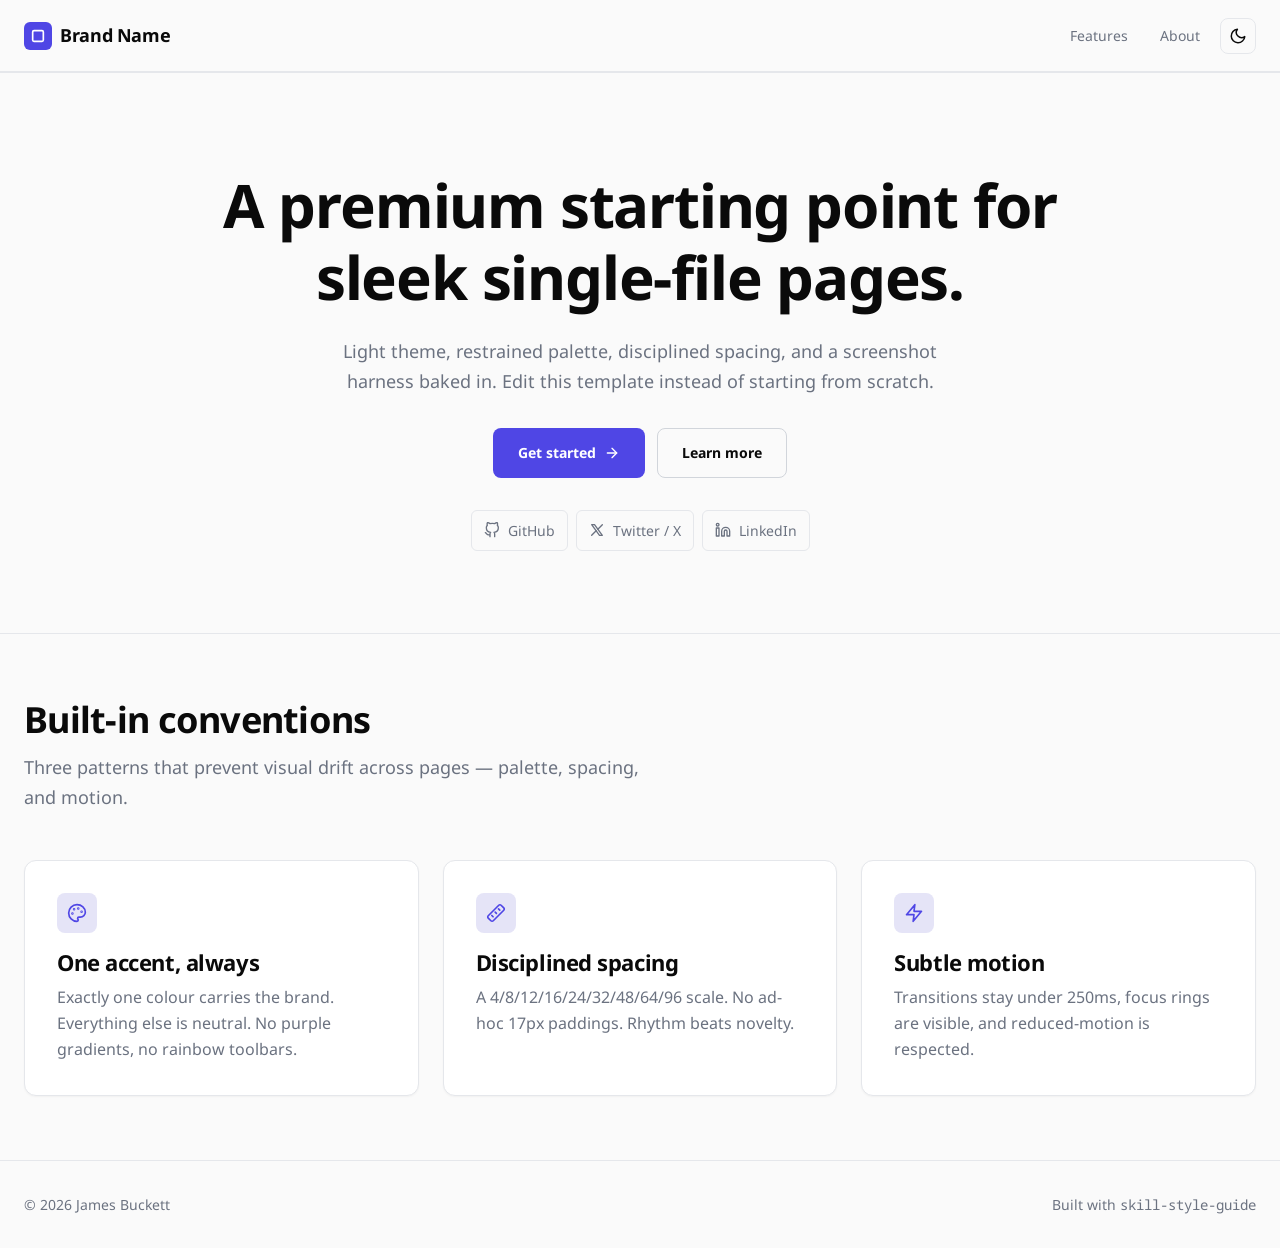
<file: assets/index.html>
<!DOCTYPE html>
<html lang="en" data-theme="light">
<head>
  <meta charset="utf-8">
  <meta name="viewport" content="width=device-width, initial-scale=1">
  <title>Page Title — Replace Me</title>
  <meta name="description" content="One-line description of this page. Replace before shipping.">

  <link rel="preconnect" href="https://fonts.googleapis.com">
  <link rel="preconnect" href="https://fonts.gstatic.com" crossorigin>
  <link href="https://fonts.googleapis.com/css2?family=Noto+Sans:wght@400;700&family=Noto+Sans+Mono&display=swap" rel="stylesheet">

  <style>
    /* ------------------------------------------------------------------
       Design tokens — palette, spacing, type. Edit values here, not in
       component CSS. Swap --accent to one of the curated alternatives;
       do not introduce a second accent.
       ------------------------------------------------------------------ */
    :root {
      /* Light palette (default) */
      --bg: #FAFAFA;
      --surface: #FFFFFF;
      --text: #0A0A0A;
      --text-muted: #6B7280;
      --border: #E5E7EB;
      --border-strong: #D1D5DB;

      /* Pick exactly ONE accent. Alternatives commented for reference. */
      /* --accent: #2563EB; */  /* restrained blue */
      --accent: #4F46E5;        /* indigo (default) */
      /* --accent: #059669; */  /* emerald */
      /* --accent: #EA580C; */  /* warm orange */
      --accent-hover: color-mix(in srgb, var(--accent) 88%, black);
      --accent-soft: color-mix(in srgb, var(--accent) 12%, var(--bg));

      /* Categorical (data-viz) palette. ROYGBIV for charts, multi-series
         diagrams, or taxonomy badges only. Do NOT use for CTAs, headings,
         links, or chrome — the one-accent rule above still applies. cat-5
         intentionally matches --accent so charts harmonise with the brand. */
      --cat-1: #DC2626;  /* red */
      --cat-2: #EA580C;  /* orange */
      --cat-3: #CA8A04;  /* yellow */
      --cat-4: #16A34A;  /* green */
      --cat-5: #2563EB;  /* blue */
      --cat-6: #4F46E5;  /* indigo */
      --cat-7: #7C3AED;  /* violet */

      /* Spacing scale: 4 / 8 / 12 / 16 / 24 / 32 / 48 / 64 / 96 */
      --space-1: 4px;
      --space-2: 8px;
      --space-3: 12px;
      --space-4: 16px;
      --space-5: 24px;
      --space-6: 32px;
      --space-7: 48px;
      --space-8: 64px;
      --space-9: 96px;

      /* Type */
      --font-sans: "Noto Sans", -apple-system, BlinkMacSystemFont, "Inter", "Geist", "Segoe UI", Roboto, sans-serif;
      --font-mono: "Noto Sans Mono", ui-monospace, SFMono-Regular, Menlo, Consolas, monospace;
      --fs-body: 18px;
      --fs-mono: 14px;
      --fs-small: 14px;
      --fs-h1: clamp(2.25rem, 1.5rem + 3vw, 3.75rem);
      --fs-h2: clamp(1.5rem, 1.1rem + 1.5vw, 2.25rem);
      --fs-h3: clamp(1.125rem, 1rem + 0.5vw, 1.375rem);
      --leading-body: 1.65;
      --leading-tight: 1.2;
      --tracking-tight: -0.02em;

      /* Layout */
      --radius: 8px;
      --radius-lg: 12px;
      --shadow-sm: 0 1px 2px rgba(10, 10, 10, 0.04);
      --shadow: 0 1px 3px rgba(10, 10, 10, 0.06), 0 1px 2px rgba(10, 10, 10, 0.04);
      --max-width: 1280px;
      --transition: 180ms ease;
    }

    [data-theme="dark"] {
      --bg: #0B0B0C;
      --surface: #161618;
      --text: #F5F5F5;
      --text-muted: #9CA3AF;
      --border: #27272A;
      --border-strong: #3F3F46;
      --accent-soft: color-mix(in srgb, var(--accent) 18%, var(--bg));
      /* Categorical palette — lifted for near-black backgrounds. */
      --cat-1: #F87171;
      --cat-2: #FB923C;
      --cat-3: #FACC15;
      --cat-4: #4ADE80;
      --cat-5: #60A5FA;
      --cat-6: #818CF8;
      --cat-7: #A78BFA;
      --shadow-sm: 0 1px 2px rgba(0, 0, 0, 0.35);
      --shadow: 0 1px 3px rgba(0, 0, 0, 0.5), 0 1px 2px rgba(0, 0, 0, 0.3);
    }

    /* ------------------------------------------------------------------
       Reset and base
       ------------------------------------------------------------------ */
    *, *::before, *::after { box-sizing: border-box; }
    html { -webkit-text-size-adjust: 100%; }
    body {
      margin: 0;
      background: var(--bg);
      color: var(--text);
      font-family: var(--font-sans);
      font-size: var(--fs-body);
      line-height: var(--leading-body);
      -webkit-font-smoothing: antialiased;
      transition: background-color var(--transition), color var(--transition);
    }
    h1, h2, h3, h4 {
      font-weight: 700;
      letter-spacing: var(--tracking-tight);
      line-height: var(--leading-tight);
      margin: 0;
    }
    h1 { font-size: var(--fs-h1); }
    h2 { font-size: var(--fs-h2); }
    h3 { font-size: var(--fs-h3); }
    p { margin: 0; }
    code, pre, kbd { font-family: var(--font-mono); font-size: var(--fs-mono); }
    a {
      color: var(--accent);
      text-decoration: none;
      transition: color var(--transition);
    }
    a:hover { color: var(--accent-hover); }
    :focus-visible {
      outline: 2px solid var(--accent);
      outline-offset: 2px;
      border-radius: 4px;
    }

    /* ------------------------------------------------------------------
       Layout primitives
       ------------------------------------------------------------------ */
    .container {
      width: 100%;
      max-width: var(--max-width);
      margin-inline: auto;
      padding-inline: var(--space-5);
    }
    .stack > * + * { margin-top: var(--space-5); }
    .stack-lg > * + * { margin-top: var(--space-7); }

    /* ------------------------------------------------------------------
       Header / nav
       ------------------------------------------------------------------ */
    .site-header {
      position: sticky;
      top: 0;
      z-index: 10;
      background: color-mix(in srgb, var(--bg) 90%, transparent);
      backdrop-filter: saturate(180%) blur(8px);
      border-bottom: 1px solid var(--border);
    }
    .site-header .container {
      display: flex;
      align-items: center;
      justify-content: space-between;
      gap: var(--space-4);
      padding-block: var(--space-4);
    }
    .brand {
      display: inline-flex;
      align-items: center;
      gap: var(--space-2);
      font-weight: 700;
      letter-spacing: var(--tracking-tight);
      color: var(--text);
    }
    .brand-mark {
      display: inline-grid;
      place-items: center;
      width: 28px;
      height: 28px;
      border-radius: 6px;
      background: var(--accent);
      color: #fff;
    }
    .nav {
      display: flex;
      align-items: center;
      gap: var(--space-2);
    }
    .nav a {
      color: var(--text-muted);
      font-size: var(--fs-small);
      padding: var(--space-2) var(--space-3);
      border-radius: 6px;
      transition: color var(--transition), background-color var(--transition);
    }
    .nav a:hover { color: var(--text); background: var(--surface); }
    .icon-button {
      display: inline-grid;
      place-items: center;
      width: 36px;
      height: 36px;
      background: transparent;
      border: 1px solid var(--border);
      border-radius: 8px;
      color: var(--text);
      cursor: pointer;
      transition: background-color var(--transition), border-color var(--transition);
    }
    .icon-button:hover { background: var(--surface); border-color: var(--border-strong); }
    .icon-button svg { width: 18px; height: 18px; }
    [data-theme="light"] #icon-moon { display: block; }
    [data-theme="light"] #icon-sun { display: none; }
    [data-theme="dark"]  #icon-moon { display: none; }
    [data-theme="dark"]  #icon-sun  { display: block; }

    /* ------------------------------------------------------------------
       Hero
       ------------------------------------------------------------------ */
    .hero {
      padding-block: var(--space-9) var(--space-8);
      text-align: center;
    }
    .hero h1 {
      max-width: 28ch;
      margin-inline: auto;
    }
    .hero .lede {
      max-width: 64ch;
      margin-inline: auto;
      color: var(--text-muted);
      font-size: 1.125rem;
      margin-top: var(--space-5);
    }
    .hero-actions {
      display: flex;
      flex-wrap: wrap;
      justify-content: center;
      gap: var(--space-3);
      margin-top: var(--space-6);
    }
    .button {
      display: inline-flex;
      align-items: center;
      gap: var(--space-2);
      padding: var(--space-3) var(--space-5);
      font-size: var(--fs-small);
      font-weight: 700;
      border-radius: 8px;
      border: 1px solid transparent;
      cursor: pointer;
      transition: background-color var(--transition), border-color var(--transition), color var(--transition), transform var(--transition);
    }
    .button-primary {
      background: var(--accent);
      color: #fff;
    }
    .button-primary:hover { background: var(--accent-hover); color: #fff; }
    .button-secondary {
      background: transparent;
      color: var(--text);
      border-color: var(--border-strong);
    }
    .button-secondary:hover { background: var(--surface); }
    .button svg { width: 16px; height: 16px; }

    /* Personal branding row */
    .branding {
      display: flex;
      flex-wrap: wrap;
      justify-content: center;
      gap: var(--space-2);
      margin-top: var(--space-6);
      list-style: none;
      padding: 0;
    }
    .branding a {
      display: inline-flex;
      align-items: center;
      gap: var(--space-2);
      padding: var(--space-2) var(--space-3);
      border: 1px solid var(--border);
      border-radius: 6px;
      color: var(--text-muted);
      font-size: var(--fs-small);
      transition: color var(--transition), border-color var(--transition);
    }
    .branding a:hover { color: var(--text); border-color: var(--border-strong); }
    .branding svg { width: 16px; height: 16px; }

    /* ------------------------------------------------------------------
       Section + cards
       ------------------------------------------------------------------ */
    section { padding-block: var(--space-8); border-top: 1px solid var(--border); }
    .section-head { max-width: 64ch; margin-bottom: var(--space-7); }
    .section-head h2 { margin-bottom: var(--space-3); }
    .section-head p { color: var(--text-muted); }

    .grid {
      display: grid;
      gap: var(--space-5);
      grid-template-columns: 1fr;
    }
    @media (min-width: 640px) {
      .grid-2 { grid-template-columns: repeat(2, 1fr); }
    }
    @media (min-width: 960px) {
      .grid-3 { grid-template-columns: repeat(3, 1fr); }
    }

    .card {
      background: var(--surface);
      border: 1px solid var(--border);
      border-radius: var(--radius-lg);
      padding: var(--space-6);
      box-shadow: var(--shadow-sm);
      transition: border-color var(--transition), box-shadow var(--transition);
    }
    .card:hover { border-color: var(--border-strong); box-shadow: var(--shadow); }
    .card-icon {
      display: inline-grid;
      place-items: center;
      width: 40px;
      height: 40px;
      border-radius: 8px;
      background: var(--accent-soft);
      color: var(--accent);
      margin-bottom: var(--space-4);
    }
    .card-icon svg { width: 20px; height: 20px; }
    .card h3 { margin-bottom: var(--space-2); }
    .card p { color: var(--text-muted); font-size: 1rem; }

    /* ------------------------------------------------------------------
       Footer
       ------------------------------------------------------------------ */
    .site-footer {
      border-top: 1px solid var(--border);
      padding-block: var(--space-6);
      color: var(--text-muted);
      font-size: var(--fs-small);
    }
    .site-footer .container {
      display: flex;
      align-items: center;
      justify-content: space-between;
      flex-wrap: wrap;
      gap: var(--space-3);
    }

    @media (prefers-reduced-motion: reduce) {
      *, *::before, *::after {
        transition: none !important;
        animation: none !important;
      }
    }
  </style>
</head>
<body>
  <header class="site-header">
    <div class="container">
      <a class="brand" href="#">
        <span class="brand-mark" aria-hidden="true">
          <!-- Lucide: square -->
          <svg xmlns="http://www.w3.org/2000/svg" width="16" height="16" viewBox="0 0 24 24" fill="none" stroke="currentColor" stroke-width="2.5" stroke-linecap="round" stroke-linejoin="round"><rect x="4" y="4" width="16" height="16" rx="2"/></svg>
        </span>
        <span>Brand Name</span>
      </a>
      <nav class="nav" aria-label="Primary">
        <a href="#features">Features</a>
        <a href="#about">About</a>
        <button id="theme-toggle" class="icon-button" type="button" aria-label="Toggle theme">
          <!-- Lucide: moon -->
          <svg id="icon-moon" xmlns="http://www.w3.org/2000/svg" viewBox="0 0 24 24" fill="none" stroke="currentColor" stroke-width="2" stroke-linecap="round" stroke-linejoin="round" aria-hidden="true"><path d="M21 12.79A9 9 0 1 1 11.21 3 7 7 0 0 0 21 12.79z"/></svg>
          <!-- Lucide: sun -->
          <svg id="icon-sun"  xmlns="http://www.w3.org/2000/svg" viewBox="0 0 24 24" fill="none" stroke="currentColor" stroke-width="2" stroke-linecap="round" stroke-linejoin="round" aria-hidden="true"><circle cx="12" cy="12" r="4"/><path d="M12 2v2M12 20v2M4.93 4.93l1.41 1.41M17.66 17.66l1.41 1.41M2 12h2M20 12h2M4.93 19.07l1.41-1.41M17.66 6.34l1.41-1.41"/></svg>
        </button>
      </nav>
    </div>
  </header>

  <main>
    <section class="hero" aria-labelledby="hero-title">
      <div class="container">
        <h1 id="hero-title">A premium starting point for sleek single-file pages.</h1>
        <p class="lede">Light theme, restrained palette, disciplined spacing, and a screenshot harness baked in. Edit this template instead of starting from scratch.</p>
        <div class="hero-actions">
          <a class="button button-primary" href="#features">
            Get started
            <!-- Lucide: arrow-right -->
            <svg xmlns="http://www.w3.org/2000/svg" viewBox="0 0 24 24" fill="none" stroke="currentColor" stroke-width="2" stroke-linecap="round" stroke-linejoin="round" aria-hidden="true"><line x1="5" y1="12" x2="19" y2="12"/><polyline points="12 5 19 12 12 19"/></svg>
          </a>
          <a class="button button-secondary" href="#about">Learn more</a>
        </div>
        <ul class="branding" aria-label="Personal links">
          <li><a href="https://github.com/jamesbuckett" rel="noopener noreferrer" target="_blank">
            <!-- Lucide: github -->
            <svg xmlns="http://www.w3.org/2000/svg" viewBox="0 0 24 24" fill="none" stroke="currentColor" stroke-width="2" stroke-linecap="round" stroke-linejoin="round" aria-hidden="true"><path d="M9 19c-5 1.5-5-2.5-7-3m14 6v-3.87a3.37 3.37 0 0 0-.94-2.61c3.14-.35 6.44-1.54 6.44-7A5.44 5.44 0 0 0 20 4.77 5.07 5.07 0 0 0 19.91 1S18.73.65 16 2.48a13.38 13.38 0 0 0-7 0C6.27.65 5.09 1 5.09 1A5.07 5.07 0 0 0 5 4.77a5.44 5.44 0 0 0-1.5 3.78c0 5.42 3.3 6.61 6.44 7A3.37 3.37 0 0 0 9 18.13V22"/></svg>
            GitHub
          </a></li>
          <li><a href="https://twitter.com/jamesbuckett" rel="noopener noreferrer" target="_blank">
            <!-- Lucide: twitter (x glyph) -->
            <svg xmlns="http://www.w3.org/2000/svg" viewBox="0 0 24 24" fill="none" stroke="currentColor" stroke-width="2" stroke-linecap="round" stroke-linejoin="round" aria-hidden="true"><path d="M4 4l11.733 16h4.267l-11.733 -16z"/><path d="M4 20l6.768 -6.768m2.46 -2.46l6.772 -6.772"/></svg>
            Twitter / X
          </a></li>
          <li><a href="https://www.linkedin.com/in/jamesbuckett" rel="noopener noreferrer" target="_blank">
            <!-- Lucide: linkedin -->
            <svg xmlns="http://www.w3.org/2000/svg" viewBox="0 0 24 24" fill="none" stroke="currentColor" stroke-width="2" stroke-linecap="round" stroke-linejoin="round" aria-hidden="true"><path d="M16 8a6 6 0 0 1 6 6v7h-4v-7a2 2 0 0 0-4 0v7h-4v-7a6 6 0 0 1 6-6z"/><rect x="2" y="9" width="4" height="12"/><circle cx="4" cy="4" r="2"/></svg>
            LinkedIn
          </a></li>
        </ul>
      </div>
    </section>

    <section id="features" aria-labelledby="features-title">
      <div class="container">
        <div class="section-head">
          <h2 id="features-title">Built-in conventions</h2>
          <p>Three patterns that prevent visual drift across pages — palette, spacing, and motion.</p>
        </div>
        <div class="grid grid-3">
          <article class="card">
            <span class="card-icon" aria-hidden="true">
              <!-- Lucide: palette -->
              <svg xmlns="http://www.w3.org/2000/svg" viewBox="0 0 24 24" fill="none" stroke="currentColor" stroke-width="2" stroke-linecap="round" stroke-linejoin="round"><circle cx="13.5" cy="6.5" r=".5"/><circle cx="17.5" cy="10.5" r=".5"/><circle cx="8.5" cy="7.5" r=".5"/><circle cx="6.5" cy="12.5" r=".5"/><path d="M12 2C6.5 2 2 6.5 2 12s4.5 10 10 10c.83 0 1.5-.67 1.5-1.5 0-.39-.15-.74-.39-1.01-.23-.26-.38-.61-.38-.99 0-.83.67-1.5 1.5-1.5H16c3.31 0 6-2.69 6-6 0-4.96-4.49-9-10-9z"/></svg>
            </span>
            <h3>One accent, always</h3>
            <p>Exactly one colour carries the brand. Everything else is neutral. No purple gradients, no rainbow toolbars.</p>
          </article>
          <article class="card">
            <span class="card-icon" aria-hidden="true">
              <!-- Lucide: ruler -->
              <svg xmlns="http://www.w3.org/2000/svg" viewBox="0 0 24 24" fill="none" stroke="currentColor" stroke-width="2" stroke-linecap="round" stroke-linejoin="round"><path d="M21.3 8.7L8.7 21.3a2 2 0 0 1-2.83 0L2.7 18.13a2 2 0 0 1 0-2.83L15.3 2.7a2 2 0 0 1 2.83 0l3.17 3.17a2 2 0 0 1 0 2.83z"/><path d="M7 15l1.5 1.5M11 11l1.5 1.5M15 7l1.5 1.5"/></svg>
            </span>
            <h3>Disciplined spacing</h3>
            <p>A 4/8/12/16/24/32/48/64/96 scale. No ad-hoc 17px paddings. Rhythm beats novelty.</p>
          </article>
          <article class="card">
            <span class="card-icon" aria-hidden="true">
              <!-- Lucide: zap -->
              <svg xmlns="http://www.w3.org/2000/svg" viewBox="0 0 24 24" fill="none" stroke="currentColor" stroke-width="2" stroke-linecap="round" stroke-linejoin="round"><polygon points="13 2 3 14 12 14 11 22 21 10 12 10 13 2"/></svg>
            </span>
            <h3>Subtle motion</h3>
            <p>Transitions stay under 250ms, focus rings are visible, and reduced-motion is respected.</p>
          </article>
        </div>
      </div>
    </section>
  </main>

  <footer class="site-footer">
    <div class="container">
      <span>&copy; <span id="year"></span> James Buckett</span>
      <span>Built with <code>skill-style-guide</code></span>
    </div>
  </footer>

  <script>
    (function () {
      const root = document.documentElement;
      const stored = localStorage.getItem('theme');
      const prefersDark = window.matchMedia('(prefers-color-scheme: dark)').matches;
      const initial = stored ?? (prefersDark ? 'dark' : 'light');
      root.setAttribute('data-theme', initial);

      const btn = document.getElementById('theme-toggle');
      btn?.addEventListener('click', () => {
        const next = root.getAttribute('data-theme') === 'dark' ? 'light' : 'dark';
        root.setAttribute('data-theme', next);
        localStorage.setItem('theme', next);
      });

      const yr = document.getElementById('year');
      if (yr) yr.textContent = new Date().getFullYear();
    })();
  </script>
</body>
</html>
</file>
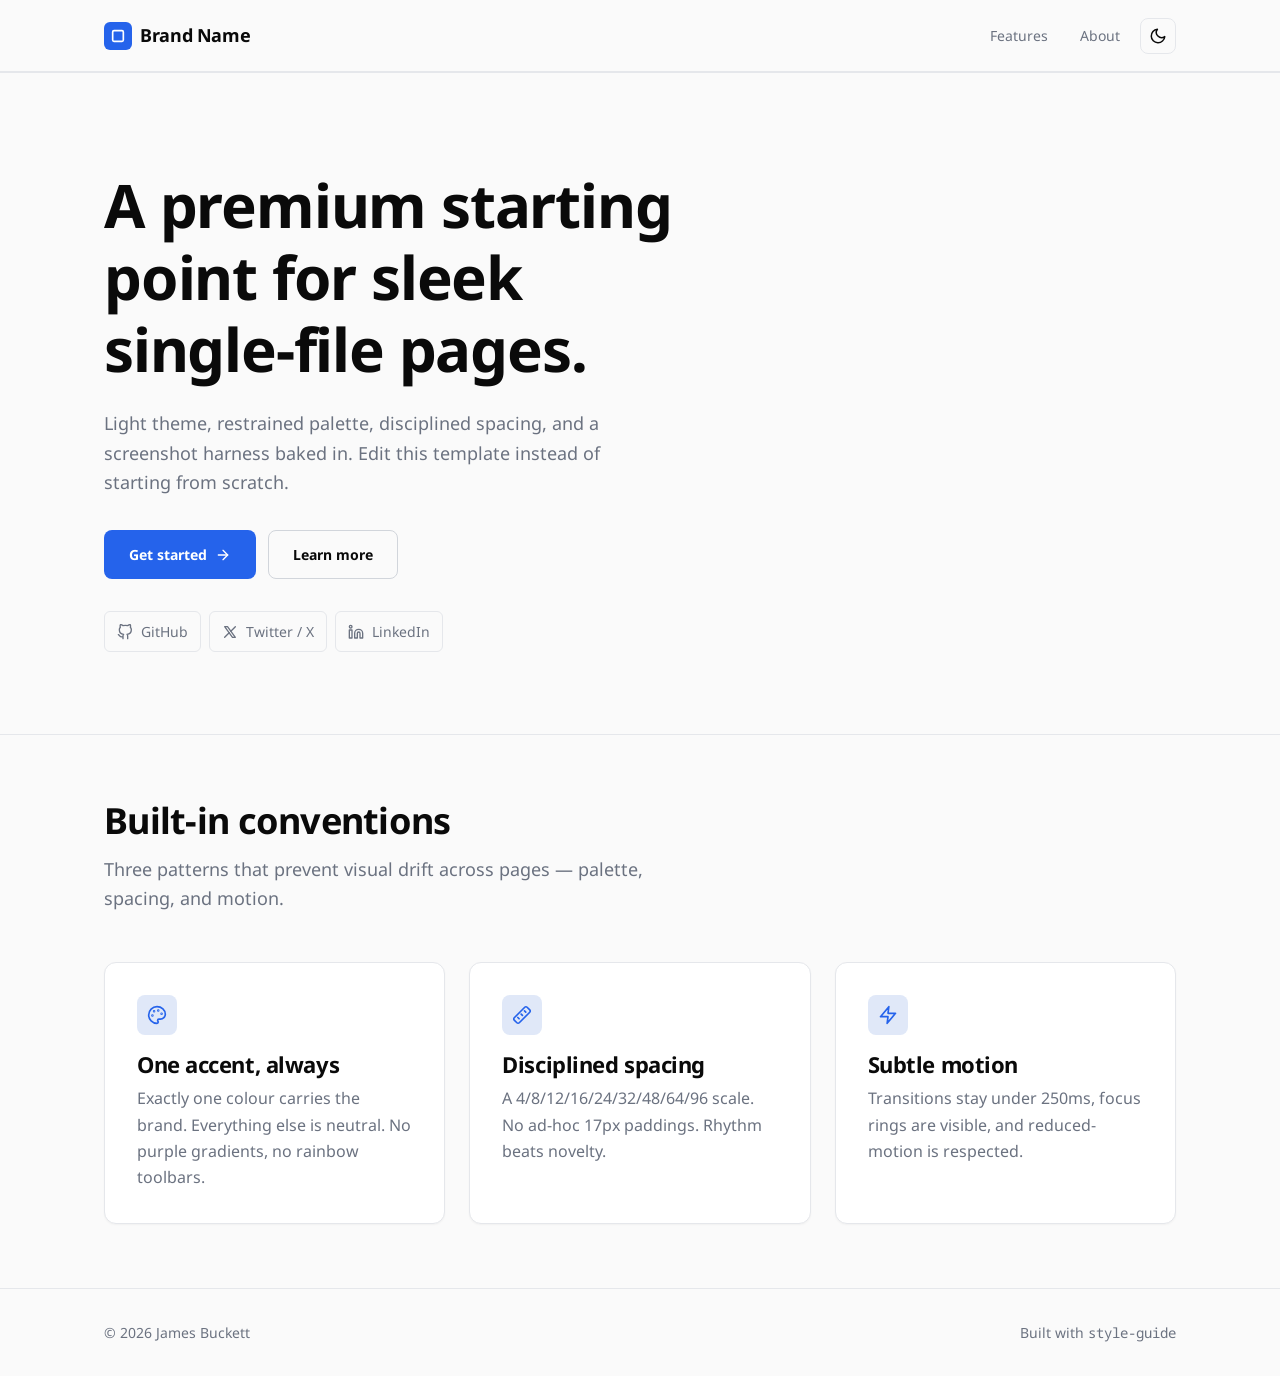
<file: .claude/skills/style-guide/assets/index.html>
<!DOCTYPE html>
<html lang="en" data-theme="light">
<head>
  <meta charset="utf-8">
  <meta name="viewport" content="width=device-width, initial-scale=1">
  <title>Page Title — Replace Me</title>
  <meta name="description" content="One-line description of this page. Replace before shipping.">

  <link rel="preconnect" href="https://fonts.googleapis.com">
  <link rel="preconnect" href="https://fonts.gstatic.com" crossorigin>
  <link href="https://fonts.googleapis.com/css2?family=Noto+Sans:wght@400;700&family=Noto+Sans+Mono&display=swap" rel="stylesheet">

  <style>
    /* ------------------------------------------------------------------
       Design tokens — palette, spacing, type. Edit values here, not in
       component CSS. Swap --accent to one of the curated alternatives;
       do not introduce a second accent.
       ------------------------------------------------------------------ */
    :root {
      /* Light palette (default) */
      --bg: #FAFAFA;
      --surface: #FFFFFF;
      --text: #0A0A0A;
      --text-muted: #6B7280;
      --border: #E5E7EB;
      --border-strong: #D1D5DB;

      /* Pick exactly ONE accent. Alternatives commented for reference. */
      --accent: #2563EB;        /* restrained blue (default) */
      /* --accent: #059669; */  /* emerald */
      /* --accent: #EA580C; */  /* warm orange */
      --accent-hover: color-mix(in srgb, var(--accent) 88%, black);
      --accent-soft: color-mix(in srgb, var(--accent) 12%, var(--bg));

      /* Spacing scale: 4 / 8 / 12 / 16 / 24 / 32 / 48 / 64 / 96 */
      --space-1: 4px;
      --space-2: 8px;
      --space-3: 12px;
      --space-4: 16px;
      --space-5: 24px;
      --space-6: 32px;
      --space-7: 48px;
      --space-8: 64px;
      --space-9: 96px;

      /* Type */
      --font-sans: "Noto Sans", -apple-system, BlinkMacSystemFont, "Inter", "Geist", "Segoe UI", Roboto, sans-serif;
      --font-mono: "Noto Sans Mono", ui-monospace, SFMono-Regular, Menlo, Consolas, monospace;
      --fs-body: 18px;
      --fs-mono: 14px;
      --fs-small: 14px;
      --fs-h1: clamp(2.25rem, 1.5rem + 3vw, 3.75rem);
      --fs-h2: clamp(1.5rem, 1.1rem + 1.5vw, 2.25rem);
      --fs-h3: clamp(1.125rem, 1rem + 0.5vw, 1.375rem);
      --leading-body: 1.65;
      --leading-tight: 1.2;
      --tracking-tight: -0.02em;

      /* Layout */
      --radius: 8px;
      --radius-lg: 12px;
      --shadow-sm: 0 1px 2px rgba(10, 10, 10, 0.04);
      --shadow: 0 1px 3px rgba(10, 10, 10, 0.06), 0 1px 2px rgba(10, 10, 10, 0.04);
      --max-width: 1120px;
      --transition: 180ms ease;
    }

    [data-theme="dark"] {
      --bg: #0B0B0C;
      --surface: #161618;
      --text: #F5F5F5;
      --text-muted: #9CA3AF;
      --border: #27272A;
      --border-strong: #3F3F46;
      --accent-soft: color-mix(in srgb, var(--accent) 18%, var(--bg));
      --shadow-sm: 0 1px 2px rgba(0, 0, 0, 0.35);
      --shadow: 0 1px 3px rgba(0, 0, 0, 0.5), 0 1px 2px rgba(0, 0, 0, 0.3);
    }

    /* ------------------------------------------------------------------
       Reset and base
       ------------------------------------------------------------------ */
    *, *::before, *::after { box-sizing: border-box; }
    html { -webkit-text-size-adjust: 100%; }
    body {
      margin: 0;
      background: var(--bg);
      color: var(--text);
      font-family: var(--font-sans);
      font-size: var(--fs-body);
      line-height: var(--leading-body);
      -webkit-font-smoothing: antialiased;
      transition: background-color var(--transition), color var(--transition);
    }
    h1, h2, h3, h4 {
      font-weight: 700;
      letter-spacing: var(--tracking-tight);
      line-height: var(--leading-tight);
      margin: 0;
    }
    h1 { font-size: var(--fs-h1); }
    h2 { font-size: var(--fs-h2); }
    h3 { font-size: var(--fs-h3); }
    p { margin: 0; }
    code, pre, kbd { font-family: var(--font-mono); font-size: var(--fs-mono); }
    a {
      color: var(--accent);
      text-decoration: none;
      transition: color var(--transition);
    }
    a:hover { color: var(--accent-hover); }
    :focus-visible {
      outline: 2px solid var(--accent);
      outline-offset: 2px;
      border-radius: 4px;
    }

    /* ------------------------------------------------------------------
       Layout primitives
       ------------------------------------------------------------------ */
    .container {
      width: 100%;
      max-width: var(--max-width);
      margin-inline: auto;
      padding-inline: var(--space-5);
    }
    .stack > * + * { margin-top: var(--space-5); }
    .stack-lg > * + * { margin-top: var(--space-7); }

    /* ------------------------------------------------------------------
       Header / nav
       ------------------------------------------------------------------ */
    .site-header {
      position: sticky;
      top: 0;
      z-index: 10;
      background: color-mix(in srgb, var(--bg) 90%, transparent);
      backdrop-filter: saturate(180%) blur(8px);
      border-bottom: 1px solid var(--border);
    }
    .site-header .container {
      display: flex;
      align-items: center;
      justify-content: space-between;
      gap: var(--space-4);
      padding-block: var(--space-4);
    }
    .brand {
      display: inline-flex;
      align-items: center;
      gap: var(--space-2);
      font-weight: 700;
      letter-spacing: var(--tracking-tight);
      color: var(--text);
    }
    .brand-mark {
      display: inline-grid;
      place-items: center;
      width: 28px;
      height: 28px;
      border-radius: 6px;
      background: var(--accent);
      color: #fff;
    }
    .nav {
      display: flex;
      align-items: center;
      gap: var(--space-2);
    }
    .nav a {
      color: var(--text-muted);
      font-size: var(--fs-small);
      padding: var(--space-2) var(--space-3);
      border-radius: 6px;
      transition: color var(--transition), background-color var(--transition);
    }
    .nav a:hover { color: var(--text); background: var(--surface); }
    .icon-button {
      display: inline-grid;
      place-items: center;
      width: 36px;
      height: 36px;
      background: transparent;
      border: 1px solid var(--border);
      border-radius: 8px;
      color: var(--text);
      cursor: pointer;
      transition: background-color var(--transition), border-color var(--transition);
    }
    .icon-button:hover { background: var(--surface); border-color: var(--border-strong); }
    .icon-button svg { width: 18px; height: 18px; }
    [data-theme="light"] #icon-moon { display: block; }
    [data-theme="light"] #icon-sun { display: none; }
    [data-theme="dark"]  #icon-moon { display: none; }
    [data-theme="dark"]  #icon-sun  { display: block; }

    /* ------------------------------------------------------------------
       Hero
       ------------------------------------------------------------------ */
    .hero {
      padding-block: var(--space-9) var(--space-8);
    }
    .hero h1 {
      max-width: 18ch;
    }
    .hero .lede {
      max-width: 56ch;
      color: var(--text-muted);
      font-size: 1.125rem;
      margin-top: var(--space-5);
    }
    .hero-actions {
      display: flex;
      flex-wrap: wrap;
      gap: var(--space-3);
      margin-top: var(--space-6);
    }
    .button {
      display: inline-flex;
      align-items: center;
      gap: var(--space-2);
      padding: var(--space-3) var(--space-5);
      font-size: var(--fs-small);
      font-weight: 700;
      border-radius: 8px;
      border: 1px solid transparent;
      cursor: pointer;
      transition: background-color var(--transition), border-color var(--transition), color var(--transition), transform var(--transition);
    }
    .button-primary {
      background: var(--accent);
      color: #fff;
    }
    .button-primary:hover { background: var(--accent-hover); color: #fff; }
    .button-secondary {
      background: transparent;
      color: var(--text);
      border-color: var(--border-strong);
    }
    .button-secondary:hover { background: var(--surface); }
    .button svg { width: 16px; height: 16px; }

    /* Personal branding row */
    .branding {
      display: flex;
      gap: var(--space-2);
      margin-top: var(--space-6);
      list-style: none;
      padding: 0;
    }
    .branding a {
      display: inline-flex;
      align-items: center;
      gap: var(--space-2);
      padding: var(--space-2) var(--space-3);
      border: 1px solid var(--border);
      border-radius: 6px;
      color: var(--text-muted);
      font-size: var(--fs-small);
      transition: color var(--transition), border-color var(--transition);
    }
    .branding a:hover { color: var(--text); border-color: var(--border-strong); }
    .branding svg { width: 16px; height: 16px; }

    /* ------------------------------------------------------------------
       Section + cards
       ------------------------------------------------------------------ */
    section { padding-block: var(--space-8); border-top: 1px solid var(--border); }
    .section-head { max-width: 56ch; margin-bottom: var(--space-7); }
    .section-head h2 { margin-bottom: var(--space-3); }
    .section-head p { color: var(--text-muted); }

    .grid {
      display: grid;
      gap: var(--space-5);
      grid-template-columns: 1fr;
    }
    @media (min-width: 640px) {
      .grid-2 { grid-template-columns: repeat(2, 1fr); }
    }
    @media (min-width: 960px) {
      .grid-3 { grid-template-columns: repeat(3, 1fr); }
    }

    .card {
      background: var(--surface);
      border: 1px solid var(--border);
      border-radius: var(--radius-lg);
      padding: var(--space-6);
      box-shadow: var(--shadow-sm);
      transition: border-color var(--transition), box-shadow var(--transition);
    }
    .card:hover { border-color: var(--border-strong); box-shadow: var(--shadow); }
    .card-icon {
      display: inline-grid;
      place-items: center;
      width: 40px;
      height: 40px;
      border-radius: 8px;
      background: var(--accent-soft);
      color: var(--accent);
      margin-bottom: var(--space-4);
    }
    .card-icon svg { width: 20px; height: 20px; }
    .card h3 { margin-bottom: var(--space-2); }
    .card p { color: var(--text-muted); font-size: 1rem; }

    /* ------------------------------------------------------------------
       Footer
       ------------------------------------------------------------------ */
    .site-footer {
      border-top: 1px solid var(--border);
      padding-block: var(--space-6);
      color: var(--text-muted);
      font-size: var(--fs-small);
    }
    .site-footer .container {
      display: flex;
      align-items: center;
      justify-content: space-between;
      flex-wrap: wrap;
      gap: var(--space-3);
    }

    @media (prefers-reduced-motion: reduce) {
      *, *::before, *::after {
        transition: none !important;
        animation: none !important;
      }
    }
  </style>
</head>
<body>
  <header class="site-header">
    <div class="container">
      <a class="brand" href="#">
        <span class="brand-mark" aria-hidden="true">
          <!-- Lucide: square -->
          <svg xmlns="http://www.w3.org/2000/svg" width="16" height="16" viewBox="0 0 24 24" fill="none" stroke="currentColor" stroke-width="2.5" stroke-linecap="round" stroke-linejoin="round"><rect x="4" y="4" width="16" height="16" rx="2"/></svg>
        </span>
        <span>Brand Name</span>
      </a>
      <nav class="nav" aria-label="Primary">
        <a href="#features">Features</a>
        <a href="#about">About</a>
        <button id="theme-toggle" class="icon-button" type="button" aria-label="Toggle theme">
          <!-- Lucide: moon -->
          <svg id="icon-moon" xmlns="http://www.w3.org/2000/svg" viewBox="0 0 24 24" fill="none" stroke="currentColor" stroke-width="2" stroke-linecap="round" stroke-linejoin="round" aria-hidden="true"><path d="M21 12.79A9 9 0 1 1 11.21 3 7 7 0 0 0 21 12.79z"/></svg>
          <!-- Lucide: sun -->
          <svg id="icon-sun"  xmlns="http://www.w3.org/2000/svg" viewBox="0 0 24 24" fill="none" stroke="currentColor" stroke-width="2" stroke-linecap="round" stroke-linejoin="round" aria-hidden="true"><circle cx="12" cy="12" r="4"/><path d="M12 2v2M12 20v2M4.93 4.93l1.41 1.41M17.66 17.66l1.41 1.41M2 12h2M20 12h2M4.93 19.07l1.41-1.41M17.66 6.34l1.41-1.41"/></svg>
        </button>
      </nav>
    </div>
  </header>

  <main>
    <section class="hero" aria-labelledby="hero-title">
      <div class="container">
        <h1 id="hero-title">A premium starting point for sleek single-file pages.</h1>
        <p class="lede">Light theme, restrained palette, disciplined spacing, and a screenshot harness baked in. Edit this template instead of starting from scratch.</p>
        <div class="hero-actions">
          <a class="button button-primary" href="#features">
            Get started
            <!-- Lucide: arrow-right -->
            <svg xmlns="http://www.w3.org/2000/svg" viewBox="0 0 24 24" fill="none" stroke="currentColor" stroke-width="2" stroke-linecap="round" stroke-linejoin="round" aria-hidden="true"><line x1="5" y1="12" x2="19" y2="12"/><polyline points="12 5 19 12 12 19"/></svg>
          </a>
          <a class="button button-secondary" href="#about">Learn more</a>
        </div>
        <ul class="branding" aria-label="Personal links">
          <li><a href="https://github.com/jamesbuckett" rel="noopener noreferrer" target="_blank">
            <!-- Lucide: github -->
            <svg xmlns="http://www.w3.org/2000/svg" viewBox="0 0 24 24" fill="none" stroke="currentColor" stroke-width="2" stroke-linecap="round" stroke-linejoin="round" aria-hidden="true"><path d="M9 19c-5 1.5-5-2.5-7-3m14 6v-3.87a3.37 3.37 0 0 0-.94-2.61c3.14-.35 6.44-1.54 6.44-7A5.44 5.44 0 0 0 20 4.77 5.07 5.07 0 0 0 19.91 1S18.73.65 16 2.48a13.38 13.38 0 0 0-7 0C6.27.65 5.09 1 5.09 1A5.07 5.07 0 0 0 5 4.77a5.44 5.44 0 0 0-1.5 3.78c0 5.42 3.3 6.61 6.44 7A3.37 3.37 0 0 0 9 18.13V22"/></svg>
            GitHub
          </a></li>
          <li><a href="https://twitter.com/jamesbuckett" rel="noopener noreferrer" target="_blank">
            <!-- Lucide: twitter (x glyph) -->
            <svg xmlns="http://www.w3.org/2000/svg" viewBox="0 0 24 24" fill="none" stroke="currentColor" stroke-width="2" stroke-linecap="round" stroke-linejoin="round" aria-hidden="true"><path d="M4 4l11.733 16h4.267l-11.733 -16z"/><path d="M4 20l6.768 -6.768m2.46 -2.46l6.772 -6.772"/></svg>
            Twitter / X
          </a></li>
          <li><a href="https://www.linkedin.com/in/jamesbuckett" rel="noopener noreferrer" target="_blank">
            <!-- Lucide: linkedin -->
            <svg xmlns="http://www.w3.org/2000/svg" viewBox="0 0 24 24" fill="none" stroke="currentColor" stroke-width="2" stroke-linecap="round" stroke-linejoin="round" aria-hidden="true"><path d="M16 8a6 6 0 0 1 6 6v7h-4v-7a2 2 0 0 0-4 0v7h-4v-7a6 6 0 0 1 6-6z"/><rect x="2" y="9" width="4" height="12"/><circle cx="4" cy="4" r="2"/></svg>
            LinkedIn
          </a></li>
        </ul>
      </div>
    </section>

    <section id="features" aria-labelledby="features-title">
      <div class="container">
        <div class="section-head">
          <h2 id="features-title">Built-in conventions</h2>
          <p>Three patterns that prevent visual drift across pages — palette, spacing, and motion.</p>
        </div>
        <div class="grid grid-3">
          <article class="card">
            <span class="card-icon" aria-hidden="true">
              <!-- Lucide: palette -->
              <svg xmlns="http://www.w3.org/2000/svg" viewBox="0 0 24 24" fill="none" stroke="currentColor" stroke-width="2" stroke-linecap="round" stroke-linejoin="round"><circle cx="13.5" cy="6.5" r=".5"/><circle cx="17.5" cy="10.5" r=".5"/><circle cx="8.5" cy="7.5" r=".5"/><circle cx="6.5" cy="12.5" r=".5"/><path d="M12 2C6.5 2 2 6.5 2 12s4.5 10 10 10c.83 0 1.5-.67 1.5-1.5 0-.39-.15-.74-.39-1.01-.23-.26-.38-.61-.38-.99 0-.83.67-1.5 1.5-1.5H16c3.31 0 6-2.69 6-6 0-4.96-4.49-9-10-9z"/></svg>
            </span>
            <h3>One accent, always</h3>
            <p>Exactly one colour carries the brand. Everything else is neutral. No purple gradients, no rainbow toolbars.</p>
          </article>
          <article class="card">
            <span class="card-icon" aria-hidden="true">
              <!-- Lucide: ruler -->
              <svg xmlns="http://www.w3.org/2000/svg" viewBox="0 0 24 24" fill="none" stroke="currentColor" stroke-width="2" stroke-linecap="round" stroke-linejoin="round"><path d="M21.3 8.7L8.7 21.3a2 2 0 0 1-2.83 0L2.7 18.13a2 2 0 0 1 0-2.83L15.3 2.7a2 2 0 0 1 2.83 0l3.17 3.17a2 2 0 0 1 0 2.83z"/><path d="M7 15l1.5 1.5M11 11l1.5 1.5M15 7l1.5 1.5"/></svg>
            </span>
            <h3>Disciplined spacing</h3>
            <p>A 4/8/12/16/24/32/48/64/96 scale. No ad-hoc 17px paddings. Rhythm beats novelty.</p>
          </article>
          <article class="card">
            <span class="card-icon" aria-hidden="true">
              <!-- Lucide: zap -->
              <svg xmlns="http://www.w3.org/2000/svg" viewBox="0 0 24 24" fill="none" stroke="currentColor" stroke-width="2" stroke-linecap="round" stroke-linejoin="round"><polygon points="13 2 3 14 12 14 11 22 21 10 12 10 13 2"/></svg>
            </span>
            <h3>Subtle motion</h3>
            <p>Transitions stay under 250ms, focus rings are visible, and reduced-motion is respected.</p>
          </article>
        </div>
      </div>
    </section>
  </main>

  <footer class="site-footer">
    <div class="container">
      <span>&copy; <span id="year"></span> James Buckett</span>
      <span>Built with <code>style-guide</code></span>
    </div>
  </footer>

  <script>
    (function () {
      const root = document.documentElement;
      const stored = localStorage.getItem('theme');
      const prefersDark = window.matchMedia('(prefers-color-scheme: dark)').matches;
      const initial = stored ?? (prefersDark ? 'dark' : 'light');
      root.setAttribute('data-theme', initial);

      const btn = document.getElementById('theme-toggle');
      btn?.addEventListener('click', () => {
        const next = root.getAttribute('data-theme') === 'dark' ? 'light' : 'dark';
        root.setAttribute('data-theme', next);
        localStorage.setItem('theme', next);
      });

      const yr = document.getElementById('year');
      if (yr) yr.textContent = new Date().getFullYear();
    })();
  </script>
</body>
</html>
</file>
